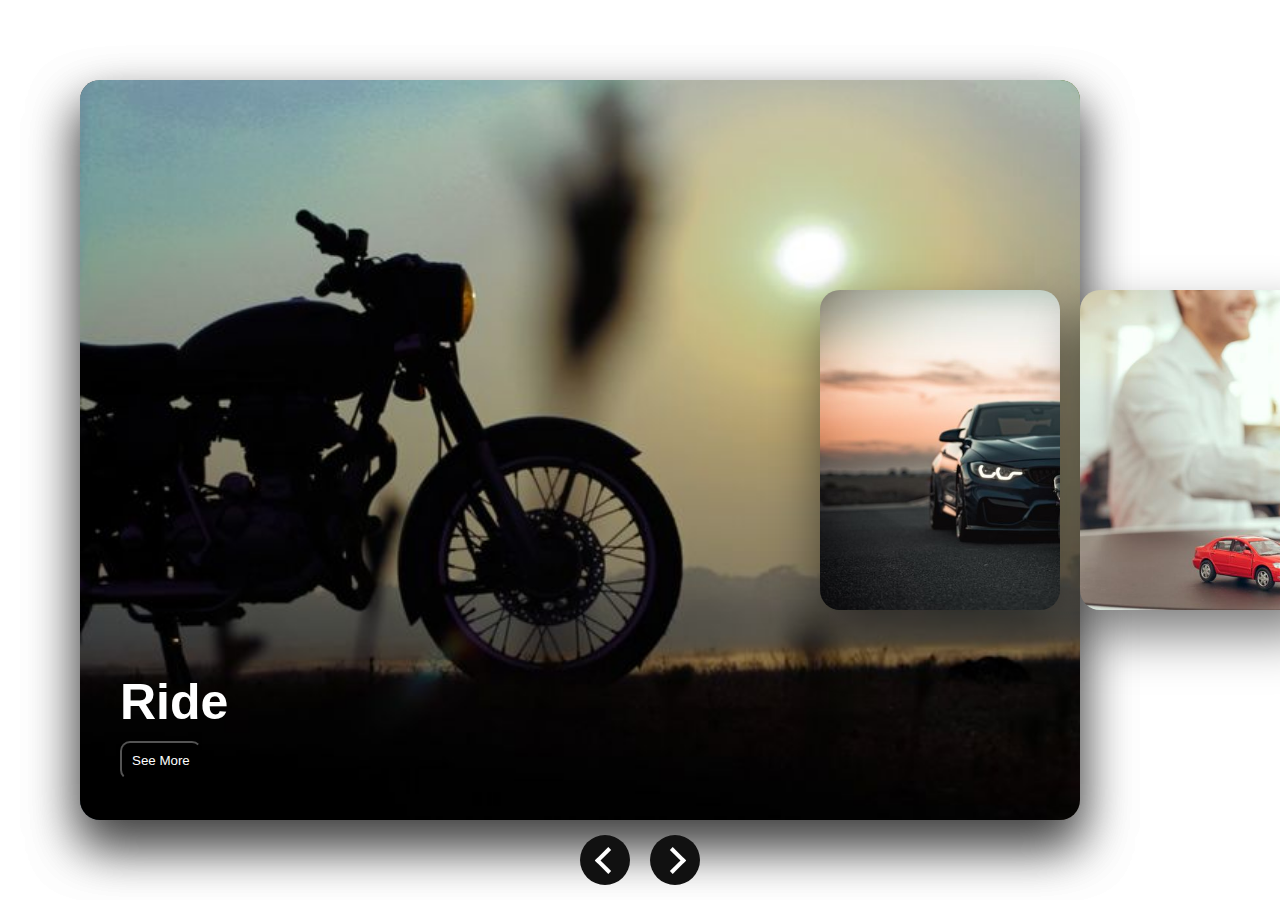
<file: index/index.html>
<!DOCTYPE html>
<html lang="en">

<head>
    <meta charset="UTF-8">
    <meta name="viewport" content="width=device-width, initial-scale=1.0">
    <title>Kolhapur Ride</title>
    <link rel="stylesheet" type="text/css" href="index.css">
</head>

<body>

    <div class="container">

        <div class="slider">
            <div class="slides"
                style="background-image: url('Uber\ Looks\ To\ Add\ Flights\,\ Trains\,\ Hotels\ and\ Car\ Rentals\ To\ App.jpg')">
                <div class="content">
                    <h2 style="font-size: 50px;">Services</h2>
                    <button style="color: white;"><a href="/Kolhapur/Services/services.php" style="color: white; text-decoration: none;">
                            See More</a></button>
                </div>
            </div>




            <div class="slides" style="background-image: url('Royal\ Enfield.jpg')">
                <div class="content">
                    <h2 style="font-size: 50px;">Ride</h2>
                    <button style="color: white;"><a href="/Kolhapur/Ride/ride.php" style="color: white; text-decoration: none;">See
                            More</a></button>

                </div>
            </div>
            <div class="slides" style="background-image: url('Demons😈.jpg')">
                <div class="content">
                    <h2 style="font-size: 50px;">Drive</h2>
                    <button style="color: white;"><a href="/Kolhapur/Driver/test/firstpage.php"style="color: white; text-decoration: none;">See More</a></button>
                </div>
            </div>


            <div class="slides" style="background-image: url('businessimgindex.jpg')">
                <div class="content">
                    <h2 style="font-size: 50px;">Business</h2>
                    <button style="color: white;"><a href="/Kolhapur/Business/business.php"
                            style="color: white; text-decoration: none;">See More</a></button>
                </div>
            </div>


            <div class="slides"
                style="background-image: url('Premium\ Vector\ _\ Stock\ market\ exchange\ technology.jpg')">
                <div class="content">
                    <h2 style="font-size: 50px;">Overview</h2>
                    <button style="color: white;"><a href="/Kolhapur/Overview/overview.php"
                            style="color: white; text-decoration: none;">See More</a></button>
                </div>
            </div>

            <div class="slides" style="background-image: url('resources.jpg')">
                <div class="content">
                    <h2 style="font-size: 50px;">Resources</h2>
                    <button style="color: white;"><a href="/Kolhapur/Resources/resources.php"
                            style="color: white; text-decoration: none;">See More</a></button>
                </div>
            </div>

        </div>
        <div class="buttons">
            <span class="prev"></span>
            <span class="next"></span>
        </div>
    </div>

    <script>
        let next = document.querySelector('.next');
        let prev = document.querySelector('.prev');
        let slider = document.querySelector('.slider');

        next.addEventListener('click', function () {
            let slides = document.querySelectorAll('.slides')
            slider.appendChild(slides[0]);
        })

        prev.addEventListener('click', function () {
            let slides = document.querySelectorAll('.slides')
            slider.prepend(slides[slides.length - 1]);
        })
    </script>

</body>

</html>
</file>
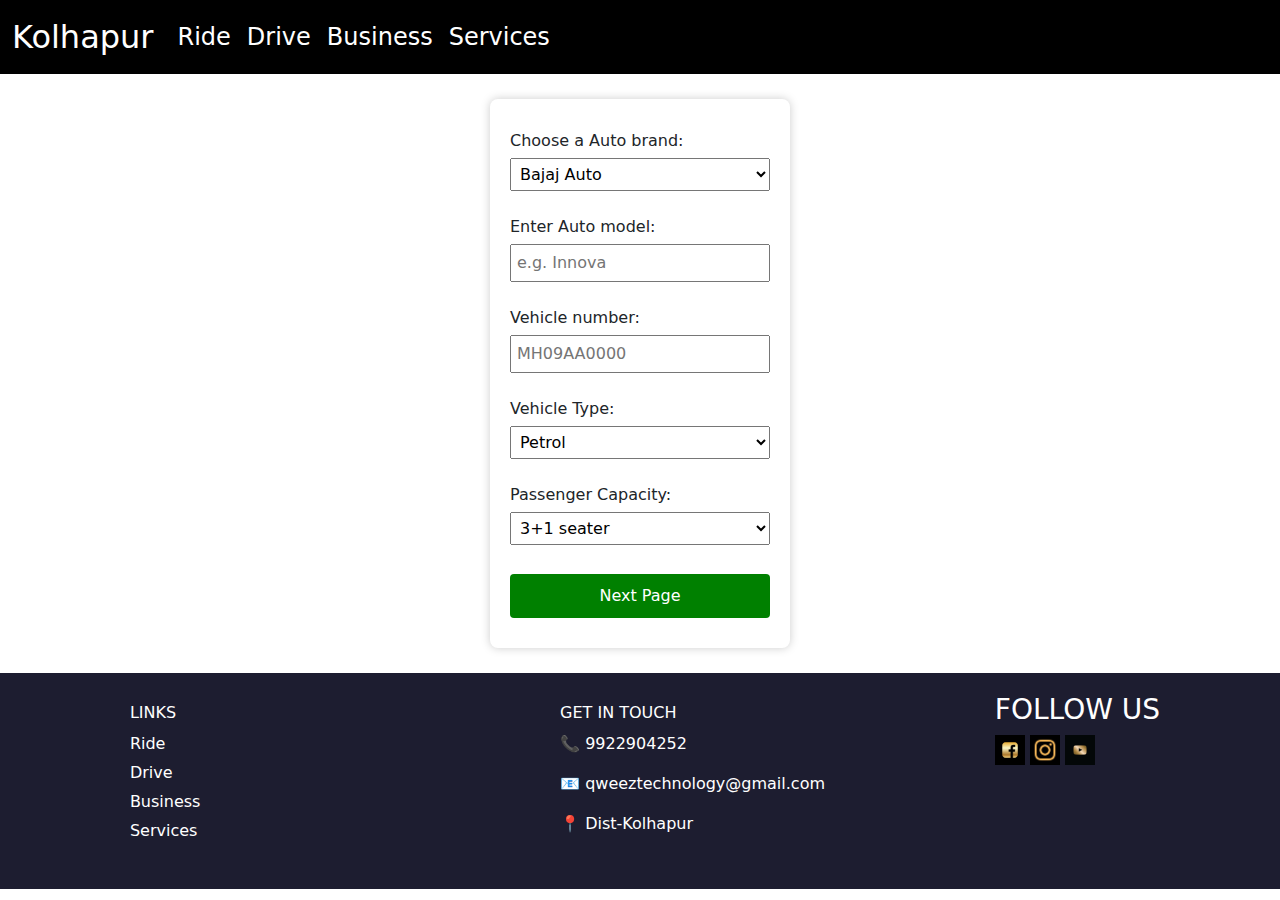
<file: Auto.html>
<!doctype html>
<html lang="en">
  <meta charset="utf-8">
  <meta name="viewport" content="width=device-width, initial-scale=1">
  
  <link href="https://cdn.jsdelivr.net/npm/bootstrap@5.3.3/dist/css/bootstrap.min.css" rel="stylesheet"
    integrity="sha384-QWTKZyjpPEjISv5WaRU9OFeRpok6YctnYmDr5pNlyT2bRjXh0JMhjY6hW+ALEwIH" crossorigin="anonymous">
    <title>Auto</title>
    <style>

    .first {
      width: 300px;
      height: auto;
      margin: auto;
      background: white;
      padding: 30px 20px;
      border-radius: 8px;
      box-shadow: 0px 0px 10px #ccc;
      position: relative;
      margin-top: 25px;
      
      margin-bottom: 25px;
    }
    input, select, button {
      width: 100%;
      margin-top: 5px;
      padding: 5px;
    }
    label {
      font: weight h 3px;;
    }
    button {
            width: 100%;
            padding: 10px;
            background:green;
            color: white;
            border: none;
            cursor: pointer;
            border-radius: 4px;
        }
        button:hover {
            background: #4CAF50;

            
        }
/* media query */
@media (max-width: 600px) {
  .first {
    width: 90%;
    padding: 20px 15px;
    margin-top: 15px;
    margin-bottom: 15px;
  }

  input, select, button {
    width: 100%;
    padding: 10px;
    font-size: 16px;
  }

  label {
    display: block;
    font-size: 15px;
    margin-bottom: 5px;
  }

  button {
    font-size: 16px;
  }
}

 /* footer */
 footer {
      background-color: #1d1d30;
      color: #fff;
      padding: 20px 0;
      /* text-align: center; */
      font-size: 16px;
    }

    .footer-container {
      display: flex;
      justify-content: space-around;
      flex-wrap: wrap;
      max-width: 1200px;
      margin: 0 auto;
    }

    .footer-section {
      margin: 10px;
    }

    .footer-section h3 {
      margin-bottom: 10px;
      font-size: 16px;
    }

    .footer-section ul {
      list-style: none;
      padding: 0;
    }

    .footer-section ul li {
      margin-bottom: 5px;
    }

    .footer-section ul li a {
      color: #fff;
      text-decoration: none;
    }

    .footer-section ul li a:hover {
      text-decoration: underline;
    }

    .footer-section-1 {
      padding: 0%;
    }

    .footer-section img {
      /* margin-top: 20px; */
      border-radius: 18px;
      box-shadow: 0 0px 30px rgba(0, 0, 0, 0.5);
      ;
    }

    .footer-section img:hover {
      transform: translateY(-5px);
    }

    /* .footer-icons a {
            margin: 0 10px;
            color: #fff;
            font-size: 20px;
            text-decoration: none;
        }
        .footer-icons a:hover {
            color: #f06c00;
        } */

    /* media footer */

    @media (max-width:768px) {
      .footer-container {
        flex-direction: column;
        align-items: center;
        text-align: center;
      }

      .contact-form {
        align-items: center;
        text-align: center;
      }
    }

    @media (max-width:480px) {
      .footer-container {
        padding: 15px;
      }

      .footer-section {
        width: 100%;
        margin: 8px 0;
      }

      .container-sm p {
        margin-left: 55px;

        font-size: 20px;
      }


    }

    @media (max-width: 768px) {
      .container-sm p {
        font-size: 20px;
        padding-right: 20px;
        padding-left: 20px;
      }
    }

    @media (max-width: 429px) {
      .container-sm {
        height: 500px;
      }

      .container-sm p {
        font-size: 15px;
        padding-right: 10px;
        padding-left: 10px;

      }
    }

    @media(max-width:400px) {
      .container-sm {
        height: 600px;
      }

    }

    @media (max-width: 390px) {
      .container-sm {
        min-width: 100%;
      }

      .container-sm p {
        font-size: 15px;
        padding: 30px 10px 0;
      }
    }

     
  </style>
</head>

<body>
  <nav class="navbar navbar-expand-lg bg-black text-white">
    <div class="container-fluid">
      <a class="navbar-brand text-white fs-2 text" href="#">Kolhapur</a>
      
      <button2 class="navbar-toggler bg-white"  type="button" data-bs-toggle="collapse" data-bs-target="#navbarNavAltMarkup" aria-controls="navbarNavAltMarkup" aria-expanded="false" aria-label="Toggle navigation">
        <span class="navbar-toggler-icon"></span>
      </button2>
      <div class="collapse navbar-collapse" id="navbarNavAltMarkup" >
        <div class="navbar-nav ">
          <a class="nav-link  text-white fs-4 text" href="#">Ride</a>
          <a class="nav-link  text-white fs-4 text" href="#">Drive</a>
          <a class="nav-link  text-white fs-4 text" href="#">Business</a>
          <a class="nav-link  text-white fs-4 text" href="#">Services</a>
        </div>
      </div>
    </div>
  </nav>
<div class="first">

  <!-- Car Brand -->
  <label for="auto">Choose a Auto brand:</label>
  <select id="auto" onchange="showOtherInput('cars', 'otherCarInput')" required>
    <option value="Bajaj Auto">Bajaj Auto</option>
    <option value="Bajaj Auto">Piaggio Ape</option>
    <option value="mahindra & mahindra">Mahindra & Mahindra</option>
    <option value="Atul Auto">Atul Auto</option>
    <option value="other">Other</option>
  </select>
  <input type="text" id="otherCarInput" placeholder="Please specify brand" style="display: none;">
  <br><br>

  <!-- Car Model -->
  <label for="autoName">Enter Auto model:</label>
  <input type="text" id="carName" placeholder="e.g. Innova" required><br><br>

  <!-- Vehicle Number -->
  <label for="vehicle">Vehicle number:</label>
  <input type="text" id="vehicle" placeholder="MH09AA0000" required><br><br>

  <!-- Vehicle Type -->
  <label for="vehicleType">Vehicle Type:</label>
  <select id="vehicleType" onchange="showOtherInput('vehicleType', 'otherVehicleTypeInput')">
    <option value="petrol">Petrol</option>
    <option value="cng">CNG</option>
    <option value="electric">LPG</option>
    <option value="other">Other</option>
  </select>
  <input type="text" id="otherVehicleTypeInput" placeholder="Enter vehicle type" style="display: none;">
  <br><br>

  <!-- Passenger Capacity -->
  <label for="passengerCapacity">Passenger Capacity:</label>
  <select id="passengerCapacity" onchange="showOtherInput('passengerCapacity', 'otherPassengerInput')">
    <option value="4">3+1 seater</option>
    <option value="7"> 5+1 seater</option>
    <option value="9"></option>
    <option value="other">Other</option>
  </select>
  <input type="text" id="otherPassengerInput" placeholder="Enter capacity" style="display: none;">
  <br><br>

  <!-- Next Page Button -->
  <button onclick="goToNextPage()">Next Page</button>

</div>

<!--footer -->
<footer>
  <div class="footer-container">

    <div class="footer-section">


      <h3>LINKS</h3>
      <ul>
        <li><a href="index.html">Ride</a></li>
        <li><a href="index.html?#course">Drive</a></li>
        <li><a href="ContactUs.html">Business</a></li>
        <li><a href="AboutUs.html">Services</a></li>
        <!-- <li><a href="#">Reviews</a></li> -->
        <!-- <li><a href="#">Gallery</a></li> -->
      </ul>
    </div>
    <a href="https://maps.app.goo.gl/NYbnYiMy9wL3rvpR7" target="_blank">
      <div class="footer-section">
        <!-- <h3>Map</h3> -->

      </div>
    </a>
    <div class="footer-section">
      <h3>GET IN TOUCH</h3>
      <p>📞 9922904252</p>
      <p>📧 qweeztechnology@gmail.com</p>
      <p>📍 Dist-Kolhapur</p>
    </div>
    <div class="footer-section-1">
      <h3>FOLLOW US</h3>
      <div class="footer-icons">
        <a href="#"><img src="facebook.jpg" style="width: 30px; height: 30px;"></a>
        <a href="#"><img src="instgram.jpg" style="height: 30px; height: 30px;"></a>
        <a href="#"><img src="youtube.jpg" style="height: 30px; width: 30px;"></a>
      </div>
      <div style="margin-top: 15px;">
        <a href="#" style="color: #fff; margin: 0 10px; text-decoration: none; font-size: 24px;">
          <i class="fab fa-facebook"></i>
        </a>
        <a href="#" style="color: #fff; margin: 0 10px; text-decoration: none; font-size: 24px;">
          <i class="fab fa-instagram"></i>
        </a>
        <a href="#" style="color: #fff; margin: 0 10px; text-decoration: none; font-size: 24px;">
          <i class="fab fa-youtube"></i>
        </a>
      </div>
    </div>
  </div>
</footer>

<script>
  function showOtherInput(selectId, inputId) {
    const select = document.getElementById(selectId);
    const input = document.getElementById(inputId);

    if (select.value === "other") {
      input.style.display = "inline";
    } else {
      input.style.display = "none";
    }
  }

  function goToNextPage() {
    // Optional: Add form validation here before redirecting
    window.location.href = "rcbook.html"; // Change to your actual next page URL
  }
</script>
<script src="https://cdn.jsdelivr.net/npm/bootstrap@5.3.5/dist/js/bootstrap.bundle.min.js" integrity="sha384-k6d4wzSIapyDyv1kpU366/PK5hCdSbCRGRCMv+eplOQJWyd1fbcAu9OCUj5zNLiq" crossorigin="anonymous"></script>
</body>
</html>
</file>
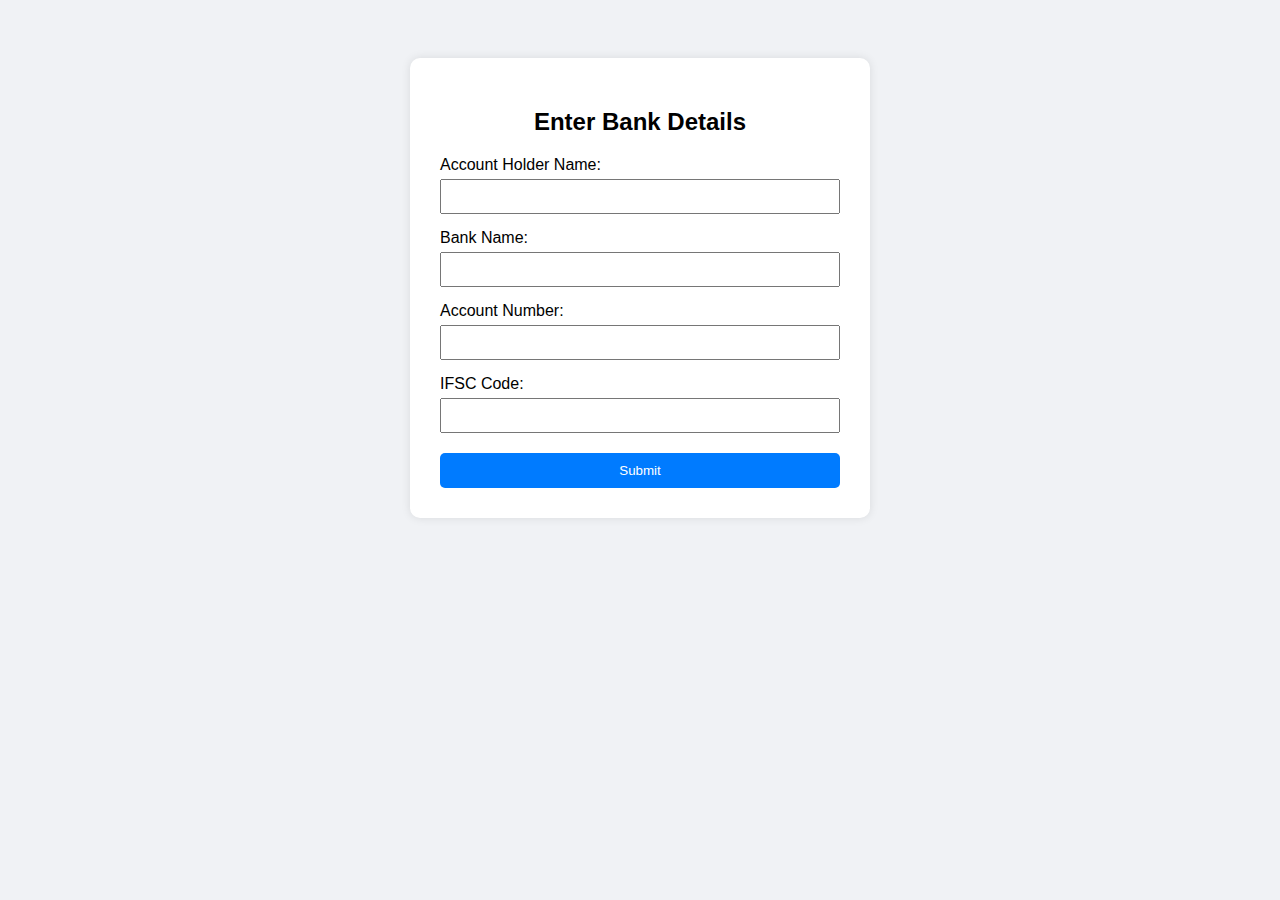
<file: bankdetail.html>
<!DOCTYPE html>
<html lang="en">
<head>
  <meta charset="UTF-8">
  <title>Bank Details Form</title>
  <style>
    body {
  font-family: Arial, sans-serif;
  background: #f0f2f5;
  display: flex;
  justify-content: center;
  padding-top: 50px;
}

.container {
  background: #fff;
  padding: 30px;
  border-radius: 10px;
  width: 400px;
  box-shadow: 0 0 10px rgba(0,0,0,0.1);
}

h2 {
  margin-bottom: 20px;
  text-align: center;
}

label {
  display: block;
  margin-top: 15px;
  margin-bottom: 5px;
}

input {
  width: 100%;
  padding: 8px;
  box-sizing: border-box;
}

button {
  margin-top: 20px;
  width: 100%;
  padding: 10px;
  background: #007bff;
  color: white;
  border: none;
  cursor: pointer;
  border-radius: 5px;
}

button:hover {
  background: #0056b3;
}

  </style>
</head>
<body>
  <div class="container">
    <h2>Enter Bank Details</h2>
    <form action="submit.php" method="POST" onsubmit="return validateForm()">
      <label for="name">Account Holder Name:</label>
      <input type="text" id="name" name="name" required>

      <label for="bank">Bank Name:</label>
      <input type="text" id="bank" name="bank" required>

      <label for="account">Account Number:</label>
      <input type="text" id="account" name="account" required>

      <label for="ifsc">IFSC Code:</label>
      <input type="text" id="ifsc" name="ifsc" required>

      <button type="submit">Submit</button>
    </form>
  </div>
  <script>
    function validateForm() {
  const account = document.getElementById('account').value;
  const ifsc = document.getElementById('ifsc').value;

  if (!/^\d{9,18}$/.test(account)) {
    alert('Please enter a valid account number (9-18 digits).');
    return false;
  }

  if (!/^[A-Z]{4}0[A-Z0-9]{6}$/.test(ifsc)) {
    alert('Please enter a valid IFSC code.');
    return false;
  }

  return true;
}

  </script>
</body>
</html>
</file>
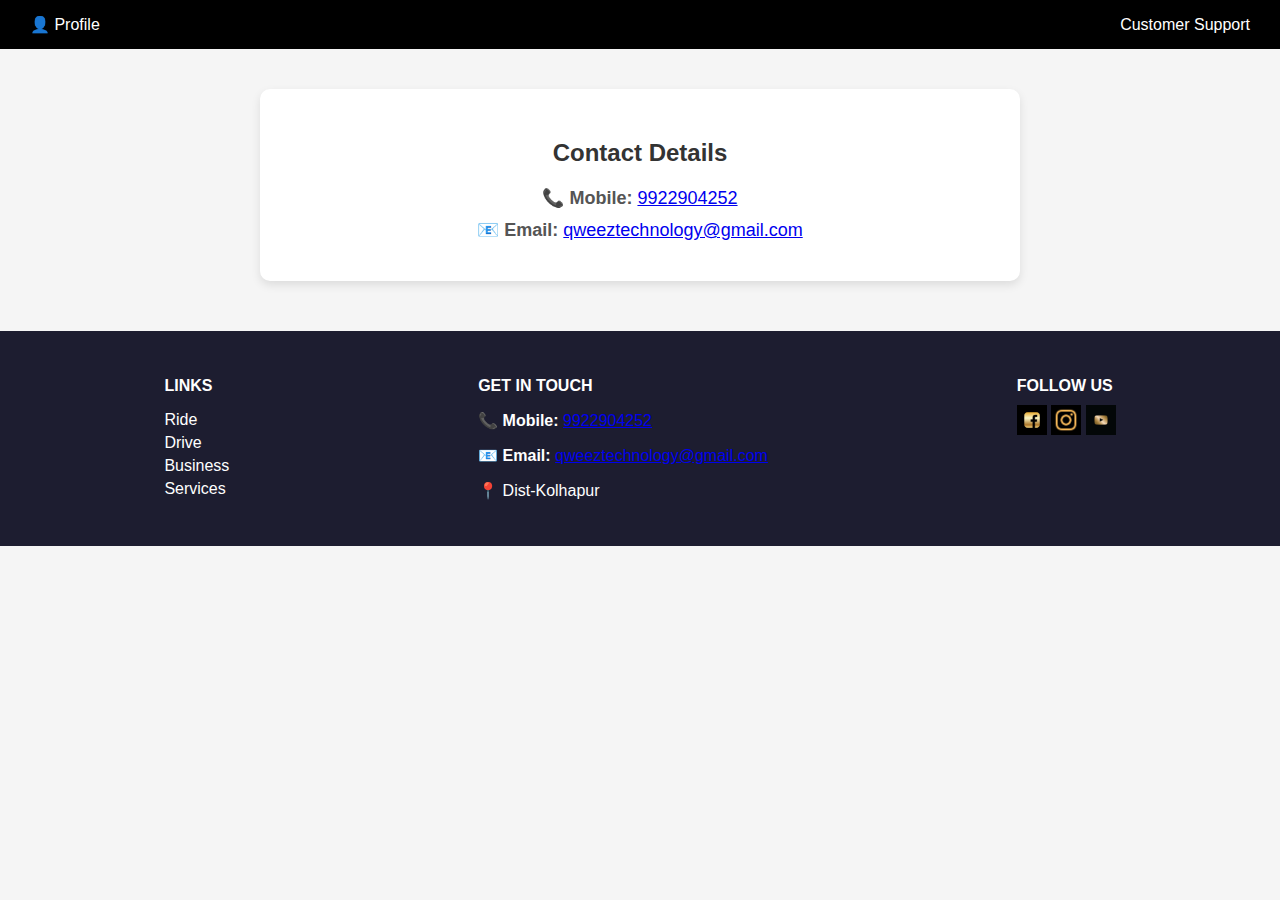
<file: customer_support.html>
<!DOCTYPE html>
<html lang="en">
<head>
  <meta charset="UTF-8" />
  <meta name="viewport" content="width=device-width, initial-scale=1.0"/>
  <title>Customer Support</title>
  <style>
    body {
      font-family: Arial, sans-serif;
      margin: 0;
      background-color: #f5f5f5;
    }

    .navbar {
      background-color: #000;
      padding: 15px 30px;
      display: flex;
      justify-content: space-between;
      align-items: center;
      color: white;
    }

    .support-container {
      max-width: 700px;
      margin: 40px auto;
      background-color: white;
      padding: 30px;
      border-radius: 10px;
      box-shadow: 0 4px 10px rgba(0,0,0,0.1);
      text-align: center;
    }

    .support-container h2 {
      color: #333;
      margin-bottom: 20px;
    }

    .contact-info {
      font-size: 18px;
      color: #555;
    }

    .contact-info p {
      margin: 10px 0;
    }

    footer {
      background-color: #1d1d30;
      color: #fff;
      padding: 20px 0;
      font-size: 16px;
      margin-top: 50px;
    }

    .footer-container {
      display: flex;
      justify-content: space-around;
      flex-wrap: wrap;
      max-width: 1200px;
      margin: 0 auto;
    }

    .footer-section {
      margin: 10px;
    }

    .footer-section h3 {
      margin-bottom: 10px;
      font-size: 16px;
    }

    .footer-section ul {
      list-style: none;
      padding: 0;
    }

    .footer-section ul li {
      margin-bottom: 5px;
    }

    .footer-section ul li a {
      color: #fff;
      text-decoration: none;
    }

    .footer-section ul li a:hover {
      text-decoration: underline;
    }
  </style>
</head>
<body>

  <div class="navbar">
    <div class="profile">👤 Profile</div>
    <div>Customer Support</div>
  </div>

  <div class="support-container">
    <h2>Contact Details</h2>
    <div class="contact-info">
      <p><strong>📞 Mobile:</strong> <a href="tel: 9922904252"> 9922904252</a></p>
      <p><strong>📧 Email:</strong> <a href="mailto:qweeztechnology@gmail.com">qweeztechnology@gmail.com</a></p>
    </div>
    
  </div>

  <footer>
    <div class="footer-container">
      <div class="footer-section">
        <h3>LINKS</h3>
        <ul>
           <li><a href="/Kolhapur/Ride/ride.php">Ride</a></li>
          <li><a href="/Kolhapur/Driver/test/firstpage.php">Drive</a></li>
           <li><a href="/Kolhapur/Business/business.php">Business</a></li>
            <li><a href="/Kolhapur/Services/services.php">Services</a></li>
        </ul>
      </div>
      <div class="footer-section">
        <h3>GET IN TOUCH</h3>
        <p><strong>📞 Mobile:</strong> <a href="tel: 9922904252"> 9922904252</a></p>
        <p><strong>📧 Email:</strong> <a href="mailto:qweeztechnology@gmail.com">qweeztechnology@gmail.com</a></p>
        <p>📍 Dist-Kolhapur</p>
      </div>
      <div class="footer-section">
        <h3>FOLLOW US</h3>
        <a href="#"><img src="facebook.jpg" style="width: 30px; height: 30px;"></a>
        <a href="#"><img src="instgram.jpg" style="width: 30px; height: 30px;"></a>
        <a href="#"><img src="youtube.jpg" style="width: 30px; height: 30px;"></a>
      </div>
    </div>
  </footer>

</body>
</html>
</file>
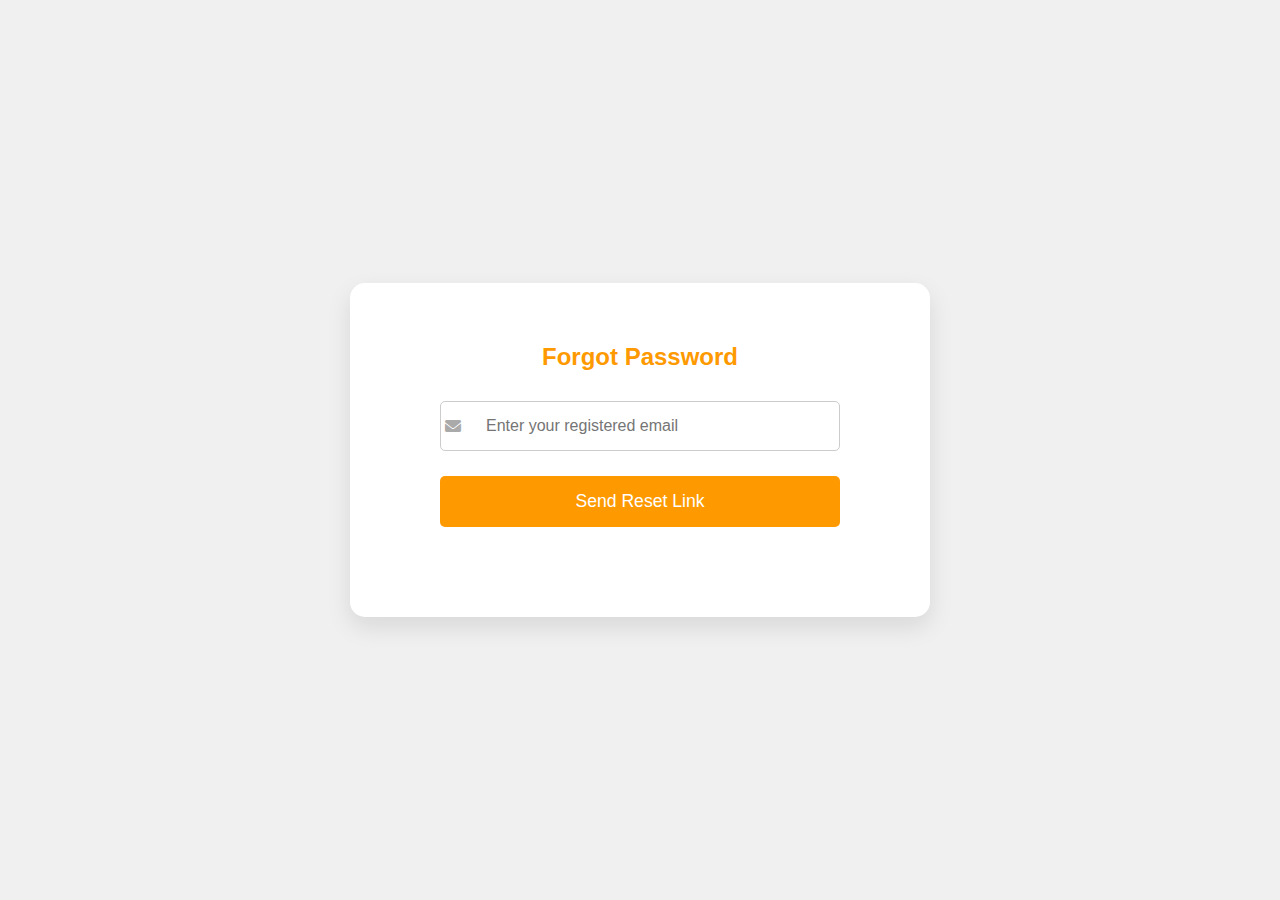
<file: forgot_password.html>
<!DOCTYPE html>
<html lang="en">
<head>
  <meta charset="UTF-8">
  <meta name="viewport" content="width=device-width, initial-scale=1.0"> <title>Forgot Password</title>
  <link rel="stylesheet" href="https://cdnjs.cloudflare.com/ajax/libs/font-awesome/6.0.0-beta3/css/all.min.css">
  <style>
    body {
      margin: 0;
      font-family: Arial, sans-serif;
      background-color: #f0f0f0;
      display: flex;
      justify-content: center;
      align-items: center;
      min-height: 100vh;
      padding: 20px; /* Added padding for smaller screens */
      box-sizing: border-box; /* Include padding in element's total width and height */
    }
    .container {
      width: 500px;
      background: white;
      border-radius: 15px;
      padding: 40px;
      box-shadow: 0 10px 25px rgba(0, 0, 0, 0.1);
      text-align: center; /* Center content within container */
    }
    h2 {
      color: #ff9900;
      text-align: center;
      margin-bottom: 30px;
    }
    .input-group {
      position: relative;
      margin-bottom: 25px;
      max-width: 400px; /* Limit input group width */
      margin-left: auto;
      margin-right: auto;
    }
    .input-group i {
      position: absolute;
      left: 5px;
      top: 50%;
      transform: translateY(-50%);
      color: #aaa;
    }
    .input-group input {
      width: 100%;
      padding: 15px 15px 15px 45px;
      border: 1px solid #ccc;
      border-radius: 5px;
      outline: none;
      font-size: 1em;
      box-sizing: border-box; /* Include padding and border in element's total width and height */
    }
    .submit-button {
      width: 100%;
      max-width: 400px; /* Limit button width */
      padding: 15px;
      background-color: #ff9900;
      color: white;
      border: none;
      font-size: 1.1em;
      border-radius: 5px;
      cursor: pointer;
      transition: background-color 0.3s ease;
    }
    .submit-button:hover {
      background-color: #e0851c;
    }

    /* Style for the message display */
    #responseMessage {
      margin-top: 20px;
      padding: 15px;
      border-radius: 8px;
      font-weight: bold;
      animation: fadeIn 0.5s ease-out; /* Simple fade-in animation */
      text-align: center;
    }

    .message-success {
      background-color: #d4edda; /* Light green */
      color: #155724; /* Dark green text */
      border: 1px solid #c3e6cb;
    }

    .message-error {
      background-color: #f8d7da; /* Light red */
      color: #721c24; /* Dark red text */
      border: 1px solid #f5c6cb;
    }

    @keyframes fadeIn {
      from { opacity: 0; transform: translateY(-10px); }
      to { opacity: 1; transform: translateY(0); }
    }

    /* --- Media Queries --- */

    /* For screens smaller than 768px (tablets and smaller) */
    @media (max-width: 768px) {
      .container {
        width: 90%; /* Make container more fluid */
        padding: 30px;
      }

      h2 {
        font-size: 1.8em;
      }

      .input-group {
        max-width: 100%; /* Allow input group to take full container width */
      }

      .input-group input {
        width: calc(100% - 60px); /* Adjust width again for full container width */
        font-size: 0.95em;
        padding: 12px 12px 12px 40px; /* Slightly reduced padding */
      }

      .input-group i {
        font-size: 0.9em;
        left: 12px;
      }

      .submit-button {
        max-width: 100%; /* Allow button to take full container width */
        font-size: 1em;
        padding: 12px;
      }

      #responseMessage {
        padding: 12px;
        font-size: 0.9em;
      }
    }

    /* For screens smaller than 480px (mobile phones) */
    @media (max-width: 480px) {
      body {
        padding: 10px;
      }
      .container {
        width: 95%; /* Almost full width */
        padding: 20px;
        border-radius: 10px;
      }

      h2 {
        font-size: 1.5em;
        margin-bottom: 20px;
      }

      .input-group {
        margin-bottom: 20px;
      }

      .input-group input {
        width: calc(100% - 50px); /* Further adjust width */
        padding: 10px 10px 10px 35px; /* Further reduced padding */
        font-size: 0.9em;
      }

      .input-group i {
        font-size: 0.8em;
        left: 10px;
      }

      .submit-button {
        padding: 10px;
        font-size: 0.9em;
      }

      #responseMessage {
        padding: 10px;
        font-size: 0.85em;
      }
    }
  </style>
</head>
<body>
  <div class="container">
    <h2>Forgot Password</h2>
    <form id="forgotPasswordForm">
      <div class="input-group">
        <i class="fas fa-envelope"></i>
        <input type="email" name="email" placeholder="Enter your registered email" required>
      </div>
      <button type="submit" class="submit-button">Send Reset Link</button>
      <div id="responseMessage"></div> </form>
  </div>

  <script>
    document.getElementById('forgotPasswordForm').addEventListener('submit', function(event) {
      event.preventDefault(); // Prevent default form submission

      const form = event.target;
      const formData = new FormData(form);
      const responseMessageDiv = document.getElementById('responseMessage');

      // Clear previous messages and classes
      responseMessageDiv.textContent = '';
      responseMessageDiv.classList.remove('message-success', 'message-error');

      fetch('forgot_password.php', {
        method: 'POST',
        body: formData
      })
      .then(response => {
        // Check if the response is OK (status 200-299)
        if (!response.ok) {
          // If response is not OK, something went wrong on the server side
          throw new Error('Server responded with a non-OK status.');
        }
        return response.text(); // Get the response as plain text
      })
      .then(message => {
        // Assuming your PHP returns "success" or "error" message as plain text
        responseMessageDiv.textContent = message;
        if (message.includes('success') || message.includes('Success')) { // Check for success indicators
          responseMessageDiv.classList.add('message-success');
        } else {
          responseMessageDiv.classList.add('message-error');
        }
      })
      .catch(error => {
        console.error('Error:', error);
        responseMessageDiv.textContent = 'An error occurred. Please try again later.';
        responseMessageDiv.classList.add('message-error');
      });
    });
  </script>
</body>
</html>
</file>
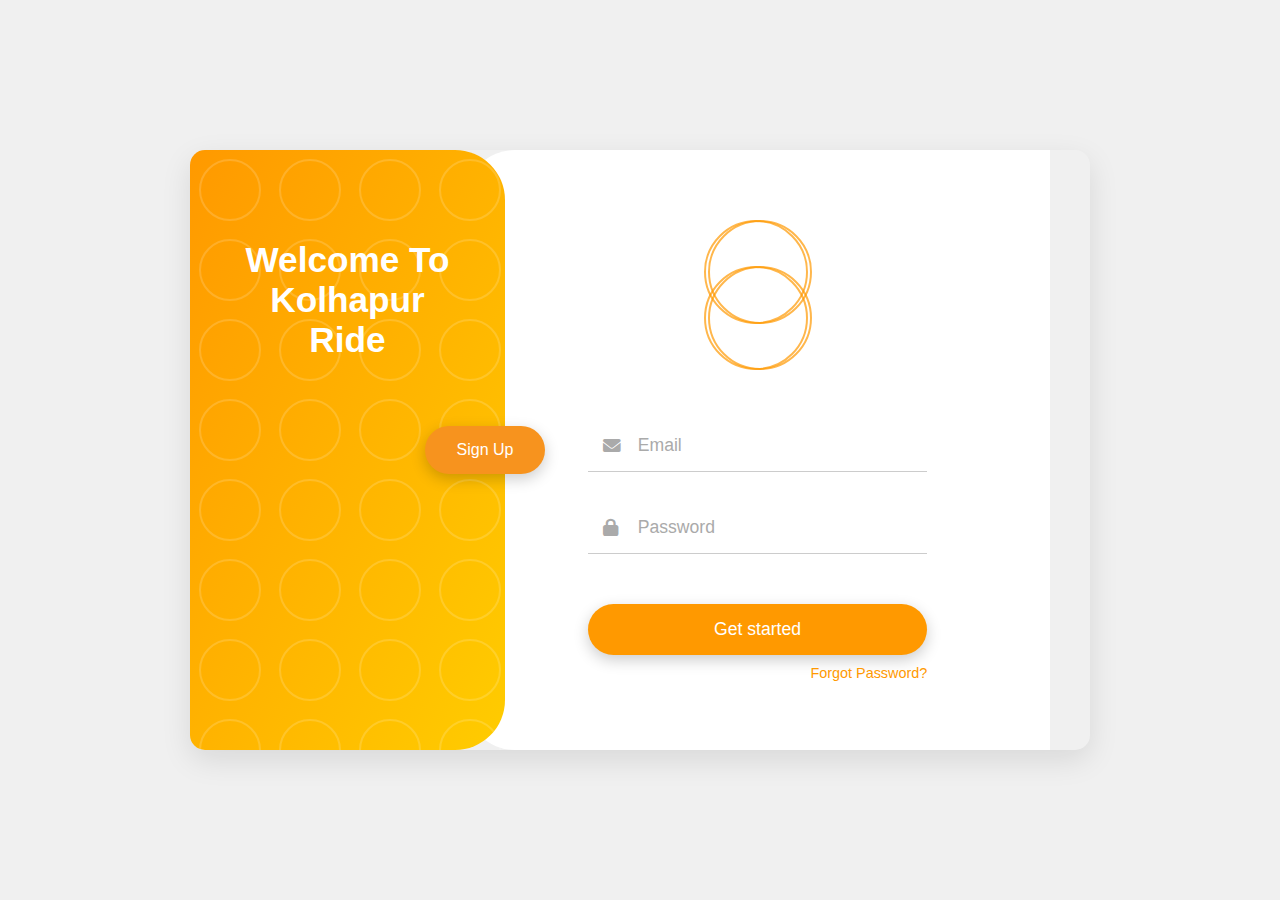
<file: login.html>
<!DOCTYPE html>
<html lang="en">
<head>
    <meta charset="UTF-8">
    <meta name="viewport" content="width=device-width, initial-scale=1.0">
    <title>Login Page</title>
    <link rel="stylesheet" href="https://cdnjs.cloudflare.com/ajax/libs/font-awesome/6.0.0-beta3/css/all.min.css">
    <style>
        /* Your CSS from the previous response goes here */
        body {
            margin: 0;
            font-family: Arial, sans-serif;
            background-color: #f0f0f0;
            display: flex;
            justify-content: center;
            align-items: center;
            min-height: 100vh;
            overflow: hidden;
        }

        .container {
            display: flex;
            width: 900px; /* Adjust as needed */
            height: 600px; /* Adjust as needed */
            box-shadow: 0 10px 30px rgba(0, 0, 0, 0.1);
            border-radius: 15px;
            overflow: hidden;
        }

        .left-panel {
            flex: 0 0 35%; /* Left panel takes 35% of the width */
            background: linear-gradient(to bottom right, #ff9900, #ffcc00);
            position: relative;
            padding: 40px;
            box-sizing: border-box;
            display: flex;
            flex-direction: column;
            justify-content: space-between;
            align-items: flex-end;
            z-index: 2; /* Ensure it overlaps the right panel partially */
            border-top-right-radius: 50px; /* Adjust for the curved edge */
            border-bottom-right-radius: 50px; /* Adjust for the curved edge */
        }

        .left-panel::before {
            content: '';
            position: absolute;
            top: 0;
            left: 0;
            width: 100%;
            height: 100%;
            background-image: url('data:image/svg+xml;utf8,<svg xmlns="http://www.w3.org/2000/svg" width="100%" height="100%"><defs><pattern id="circles" width="80" height="80" patternUnits="userSpaceOnUse"><circle cx="40" cy="40" r="30" fill="none" stroke="rgba(255,255,255,0.2)" stroke-width="2"/></pattern></defs><rect width="100%" height="100%" fill="url(%23circles)"/></svg>');
            background-size: 80px 80px; /* Adjust circle size and spacing */
            opacity: 0.8;
            z-index: -1;
        }

        .menu {
            width: 100%;
            display: flex;
            flex-direction: column;
            align-items: flex-start;
            color: white;
            font-size: 1.1em;
            font-weight: bold;
        }

        .menu-item {
            margin-bottom: 25px;
            display: flex;
            align-items: center;
            cursor: pointer;
            opacity: 0.8;
            transition: opacity 0.3s ease;
        }

        .menu-item:hover {
            opacity: 1;
        }

        .menu-item i {
            margin-right: 15px;
            font-size: 1.3em;
        }

        .left-buttons {
            display: flex;
            flex-direction: column;
            gap: 20px;
            margin-top: auto; /* Pushes buttons to the bottom */
            position: absolute; /* Position relative to the left-panel */
            right: -40px; /* Halfway out of the panel */
            transform: translateY(-50%);
            top: 50%; /* Vertically center */
        }

        .left-button {
            background-color: #f7931e;
            color: white;
            border: none;
            padding: 15px 30px;
            border-radius: 30px;
            font-size: 1em;
            cursor: pointer;
            box-shadow: 0 5px 15px rgba(0, 0, 0, 0.2);
            transition: background-color 0.3s ease;
            width: 120px; /* Fixed width for consistent look */
            text-align: center;
        }

        .left-button a{
            color: white;
            text-decoration: none;
             font-size: 1em;
        }

        .left-button:hover {
            background-color: #e0851c;
        }

        .right-panel {
            flex: 1; /* Right panel takes the remaining width */
            background-color: #ffffff;
            padding: 50px;
            box-sizing: border-box;
            display: flex;
            flex-direction: column;
            align-items: center;
            justify-content: center;
            position: relative;
            left: -40px; /* Overlap with the left panel */
            border-top-left-radius: 50px; /* Adjust for the curved edge */
            border-bottom-left-radius: 50px; /* Adjust for the curved edge */
        }

        .logo {
            margin-bottom: 50px;
            position: relative;
            width: 150px; /* Adjust size of the logo container */
            height: 150px;
            display: flex;
            justify-content: center;
            align-items: center;
        }

        .logo-circle {
            position: absolute;
            border: 2px solid #ff9900;
            border-radius: 50%;
            opacity: 0.7;
        }

        .logo-circle:nth-child(1) {
            width: 100px;
            height: 100px;
            left: 25px;
            top: 0;
        }

        .logo-circle:nth-child(2) {
            width: 100px;
            height: 100px;
            right: 25px;
            top: 0;
        }
        .logo-circle:nth-child(3) {
            width: 100px;
            height: 100px;
            bottom: 0;
            left: 25px;
        }
         .logo-circle:nth-child(4) {
            width: 100px;
            height: 100px;
            bottom: 0;
            right: 25px;
        }


        .input-group {
            position: relative;
            margin-bottom: 30px;
            width: 70%; /* Adjust input field width */
            max-width: 350px;
        }

        .input-group i {
            position: absolute;
            left: 15px;
            top: 50%;
            transform: translateY(-50%);
            color: #aaa;
            font-size: 1.1em;
        }

        .input-group input {
            width: 100%;
            padding: 15px 15px 15px 50px; /* Adjust padding for icon */
            border: none;
            border-bottom: 1px solid #ccc;
            font-size: 1.1em;
            outline: none;
            background-color: transparent;
            box-sizing: border-box;
        }

        .input-group input::placeholder {
            color: #aaa;
        }

        .get-started-button {
            background-color: #ff9900;
            color: white;
            border: none;
            padding: 15px 50px;
            border-radius: 30px;
            font-size: 1.1em;
            cursor: pointer;
            margin-top: 20px;
            box-shadow: 0 5px 15px rgba(0, 0, 0, 0.2);
            transition: background-color 0.3s ease;
            width: 70%;
            max-width: 350px;
        }

        .get-started-button:hover {
            background-color: #e0851c;
        }

        .or-divider {
            margin: 30px 0;
            color: #999;
            font-size: 0.9em;
            position: relative;
            width: 70%;
            max-width: 350px;
            text-align: center;
        }

        .or-divider::before,
        .or-divider::after {
            content: '';
            position: absolute;
            top: 50%;
            width: 40%;
            height: 1px;
            background-color: #ddd;
        }

        .or-divider::before {
            left: 0;
        }

        .or-divider::after {
            right: 0;
        }

        .social-login {
            display: flex;
            gap: 20px;
        }

        .social-button {
            background-color: #ffffff;
            border: 1px solid #ddd;
            padding: 12px 25px;
            border-radius: 30px;
            font-size: 1em;
            cursor: pointer;
            display: flex;
            align-items: center;
            gap: 10px;
            color: #555;
            box-shadow: 0 2px 5px rgba(0, 0, 0, 0.05);
            transition: all 0.3s ease;
        }

        .social-button:hover {
            border-color: #ff9900;
            color: #ff9900;
            box-shadow: 0 5px 15px rgba(0, 0, 0, 0.1);
        }

        .social-button i {
            font-size: 1.2em;
        }

         .menu h1 { /* Adjusted for the "Welcome To Kolhapur Ride" text */
            color: white;
            font-size: 2em;
            text-align: center;
            width: 100%;
            margin-top: 50px; /* Adjust as needed */
        }
        .error-message {
            color: red;
            margin-top: -20px;
            margin-bottom: 20px;
            text-align: center;
            width: 70%;
            max-width: 350px;
        }
        .forgot-password {
            margin-top: 10px;
            font-size: 0.9em;
            width: 70%;
            max-width: 350px;
            text-align: right;
        }
        .forgot-password a {
            color: #ff9900;
            text-decoration: none;
        }
        .forgot-password a:hover {
            text-decoration: underline;
        }

        /* --- Media Queries --- */

        /* For screens smaller than 900px (e.g., tablets in landscape) */
        @media (max-width: 900px) {
            .container {
                flex-direction: column; /* Stack panels vertically */
                width: 90%; /* Make container more fluid */
                height: auto; /* Adjust height based on content */
                min-height: 80vh; /* Ensure it takes up enough vertical space */
            }

            .left-panel {
                flex: none; /* Remove flex basis */
                width: 100%; /* Take full width */
                min-height: 200px; /* Give it a minimum height */
                border-top-right-radius: 15px; /* Adjust radius for stacked layout */
                border-bottom-left-radius: 0; /* Remove bottom-left radius */
                border-bottom-right-radius: 0; /* Remove bottom-right radius */
                padding-bottom: 80px; /* Add space for buttons to be below */
                align-items: center; /* Center content horizontally */
            }

            .left-panel::before {
                background-size: 60px 60px; /* Smaller circles */
            }

            .left-buttons {
                flex-direction: row; /* Buttons side-by-side */
                justify-content: center; /* Center buttons */
                gap: 15px;
                position: absolute; /* Reset positioning */
                top: auto;
                bottom: 20px; /* Position at the bottom of the left panel */
                left: 50%;
                transform: translateX(-50%);
                right: auto;
                width: 100%;
            }

            .left-button {
                width: auto; /* Allow buttons to size based on content */
                padding: 12px 25px;
            }

            .right-panel {
                flex: none; /* Remove flex basis */
                width: 100%; /* Take full width */
                left: 0; /* Remove left offset */
                border-top-left-radius: 0; /* Remove top-left radius */
                border-bottom-left-radius: 15px; /* Adjust radius for stacked layout */
                border-top-right-radius: 15px; /* Add top-right radius for consistent container corners */
                padding: 30px;
            }

            .logo {
                margin-bottom: 30px;
                width: 120px;
                height: 120px;
            }

            .logo-circle:nth-child(1),
            .logo-circle:nth-child(2),
            .logo-circle:nth-child(3),
            .logo-circle:nth-child(4) {
                width: 80px;
                height: 80px;
                left: 10px;
                right: 10px;
                top: 10px;
                bottom: 10px;
            }
        }

        /* For screens smaller than 768px (e.g., tablets in portrait and most mobile phones) */
        @media (max-width: 768px) {
            body {
                overflow-y: auto; /* Allow scrolling on smaller screens if content overflows */
                min-height: 100vh; /* Ensure body takes full height for scrolling */
                padding: 20px 0; /* Add some vertical padding */
            }

            .container {
                width: 95%; /* Make container slightly wider */
                border-radius: 10px; /* Slightly smaller border radius */
                box-shadow: 0 5px 20px rgba(0, 0, 0, 0.1);
            }

            .left-panel {
                padding: 30px 20px;
                text-align: center; /* Center the welcome text */
                border-radius: 10px 10px 0 0; /* Adjust top corners for container */
                min-height: 150px;
            }

            .left-panel::before {
                background-size: 50px 50px;
            }

            .menu h1 {
                font-size: 1.8em;
                margin-top: 0; /* Reduce top margin */
            }

            .left-buttons {
                bottom: 15px; /* Adjust button position */
                gap: 10px;
                width: 90%; /* Make buttons take more width */
            }

            .left-button {
                padding: 10px 20px;
                font-size: 0.9em;
            }

            .right-panel {
                padding: 25px;
                border-radius: 0 0 10px 10px; /* Adjust bottom corners for container */
            }

            .logo {
                margin-bottom: 25px;
                width: 100px;
                height: 100px;
            }

            .logo-circle:nth-child(1),
            .logo-circle:nth-child(2),
            .logo-circle:nth-child(3),
            .logo-circle:nth-child(4) {
                width: 60px;
                height: 60px;
                left: 5px;
                right: 5px;
                top: 5px;
                bottom: 5px;
            }

            .input-group {
                width: 90%; /* Increase input width */
                margin-bottom: 25px;
            }

            .input-group input {
                padding: 12px 12px 12px 45px; /* Adjust padding for icon */
                font-size: 1em;
            }

            .input-group i {
                font-size: 1em;
                left: 12px;
            }

            .get-started-button {
                width: 90%; /* Increase button width */
                padding: 12px 30px;
                font-size: 1em;
                margin-top: 15px;
            }

            .or-divider {
                margin: 25px 0;
                width: 90%;
            }

            .social-login {
                flex-direction: column; /* Stack social buttons vertically */
                gap: 15px;
                width: 90%;
            }

            .social-button {
                width: 100%; /* Make social buttons full width */
                justify-content: center; /* Center content within social buttons */
                padding: 10px 20px;
            }

            .error-message,
            .forgot-password {
                width: 90%;
            }
        }

        /* For screens smaller than 480px (e.g., smaller mobile phones) */
        @media (max-width: 480px) {
            .container {
                width: 98%; /* Almost full width for very small screens */
            }

            .left-panel {
                padding: 20px 15px;
                min-height: 120px;
            }

            .menu h1 {
                font-size: 1.5em;
            }

            .left-buttons {
                bottom: 10px;
                gap: 8px;
            }

            .left-button {
                padding: 8px 15px;
                font-size: 0.85em;
            }

            .right-panel {
                padding: 20px;
            }

            .logo {
                margin-bottom: 20px;
                width: 80px;
                height: 80px;
            }
            .logo-circle:nth-child(1),
            .logo-circle:nth-child(2),
            .logo-circle:nth-child(3),
            .logo-circle:nth-child(4) {
                width: 50px;
                height: 50px;
            }

            .input-group {
                margin-bottom: 20px;
            }

            .input-group input {
                padding: 10px 10px 10px 40px;
                font-size: 0.9em;
            }

            .input-group i {
                font-size: 0.9em;
                left: 10px;
            }

            .get-started-button {
                padding: 10px 20px;
                font-size: 0.9em;
            }
        }
    </style>
</head>
<body>
    <div class="container">
        <div class="left-panel">
            <div class="menu">
                <h1> Welcome To Kolhapur Ride</h1>
            </div>
            <div class="left-buttons">
               
                <button class="left-button"><a href="/Kolhapur/Userlogin/register.html">Sign Up</a></button>
            </div>
        </div>
        <div class="right-panel">
            <div class="logo">
                <div class="logo-circle"></div>
                <div class="logo-circle"></div>
                <div class="logo-circle"></div>
                 <div class="logo-circle"></div>
            </div>
            <form id="loginForm" style="width: 100%; display: flex; flex-direction: column; align-items: center;">
                <div class="input-group">
                    <i class="fas fa-envelope"></i>
                    <input type="email" name="email" placeholder="Email" required>
                </div>
                <div class="input-group">
                    <i class="fas fa-lock"></i>
                    <input type="password" name="password" placeholder="Password" required>
                </div>
               
                <div id="messageDisplay" class="error-message"></div>
                <button type="submit" class="get-started-button">Get started</button>
                 <div class="forgot-password">
                    <a href="/Kolhapur/Userlogin/forgot_password.html">Forgot Password?</a>
                </div>
            </form>
           
        </div>
    </div>

    <script>
        document.getElementById('loginForm').addEventListener('submit', function(event) {
            event.preventDefault(); // Prevent default form submission

            const form = event.target;
            const formData = new FormData(form);
            const messageDisplay = document.getElementById('messageDisplay');

            fetch('login.php', {
                method: 'POST',
                body: formData
            })
            .then(response => {
                if (response.redirected) {
                    window.location.href = response.url; // Handle redirection
                } else {
                    return response.text(); // Read the response text for messages
                }
            })
            .then(message => {
                if (message) {
                    messageDisplay.textContent = message; // Display the message
                }
            })
            .catch(error => {
                console.error('Error:', error);
                messageDisplay.textContent = 'An unexpected error occurred.';
            });
        });
    </script>
</body>
</html>
</file>
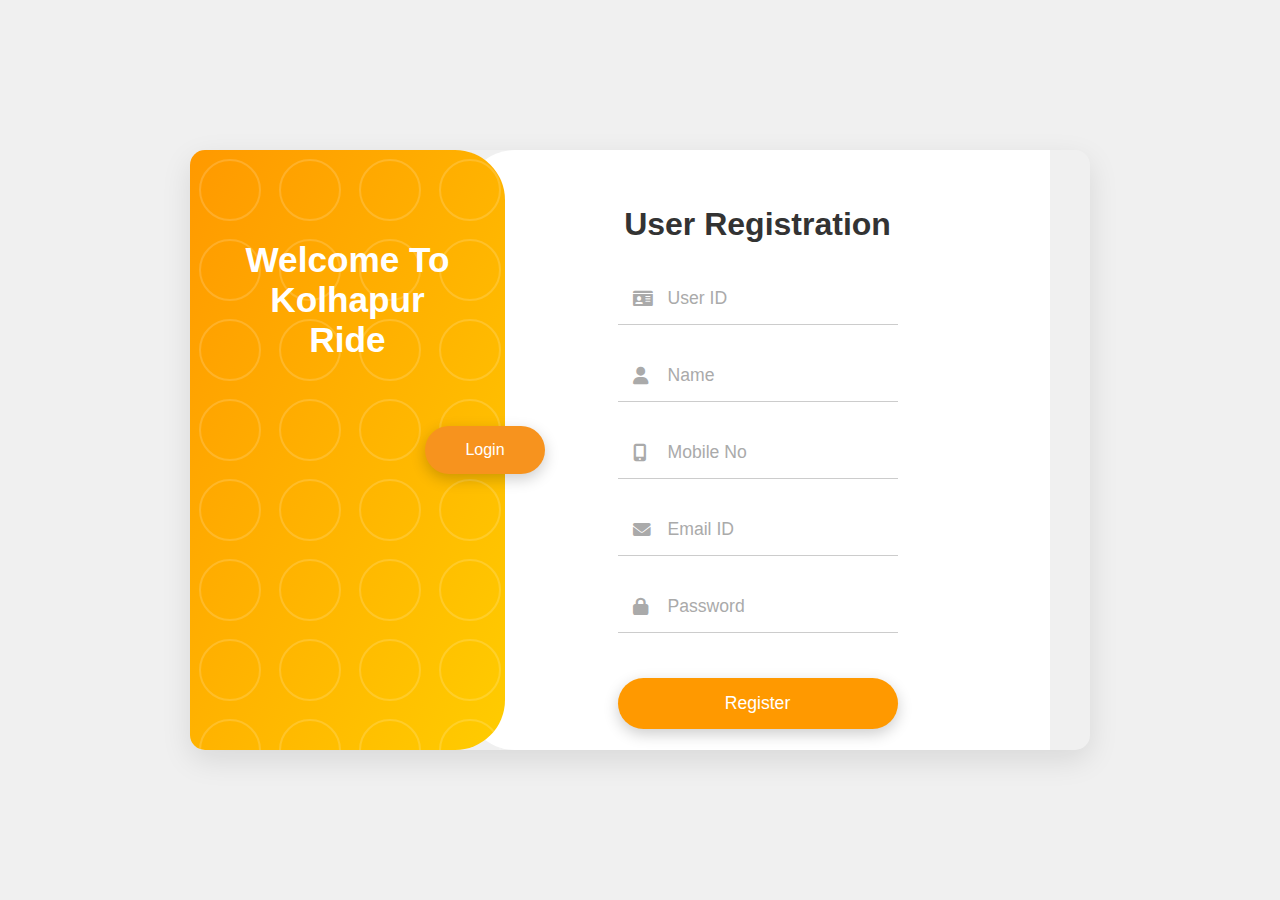
<file: register.html>
<!DOCTYPE html>
<html lang="en">
<head>
    <meta charset="UTF-8">
    <meta name="viewport" content="width=device-width, initial-scale=1.0">
    <title>User Registration</title>
    <link rel="stylesheet" href="https://cdnjs.cloudflare.com/ajax/libs/font-awesome/6.0.0-beta3/css/all.min.css">
    <style>
        body {
            margin: 0;
            font-family: Arial, sans-serif;
            background-color: #f0f0f0;
            display: flex;
            justify-content: center;
            align-items: center;
            min-height: 100vh;
            overflow: hidden;
        }

        .container {
            display: flex;
            width: 900px; /* Adjust as needed */
            height: 600px; /* Adjust as needed */
            box-shadow: 0 10px 30px rgba(0, 0, 0, 0.1);
            border-radius: 15px;
            overflow: hidden;
        }

        .left-panel {
            flex: 0 0 35%; /* Left panel takes 35% of the width */
            background: linear-gradient(to bottom right, #ff9900, #ffcc00);
            position: relative;
            padding: 40px;
            box-sizing: border-box;
            display: flex;
            flex-direction: column;
            justify-content: space-between;
            align-items: flex-end;
            z-index: 2; /* Ensure it overlaps the right panel partially */
            border-top-right-radius: 50px; /* Adjust for the curved edge */
            border-bottom-right-radius: 50px; /* Adjust for the curved edge */
        }

        .left-panel::before {
            content: '';
            position: absolute;
            top: 0;
            left: 0;
            width: 100%;
            height: 100%;
            background-image: url('data:image/svg+xml;utf8,<svg xmlns="http://www.w3.org/2000/svg" width="100%" height="100%"><defs><pattern id="circles" width="80" height="80" patternUnits="userSpaceOnUse"><circle cx="40" cy="40" r="30" fill="none" stroke="rgba(255,255,255,0.2)" stroke-width="2"/></pattern></defs><rect width="100%" height="100%" fill="url(%23circles)"/></svg>');
            background-size: 80px 80px; /* Adjust circle size and spacing */
            opacity: 0.8;
            z-index: -1;
        }

        .menu {
            width: 100%;
            display: flex;
            flex-direction: column;
            align-items: flex-start;
            color: white;
            font-size: 1.1em;
            font-weight: bold;
        }

        .menu h1 { /* Adjusted for the "Welcome To Kolhapur Ride" text */
            color: white;
            font-size: 2em;
            text-align: center;
            width: 100%;
            margin-top: 50px; /* Adjust as needed */
        }

        .left-buttons {
            display: flex;
            flex-direction: column;
            gap: 20px;
            margin-top: auto; /* Pushes buttons to the bottom */
            position: absolute; /* Position relative to the left-panel */
            right: -40px; /* Halfway out of the panel */
            transform: translateY(-50%);
            top: 50%; /* Vertically center */
        }

        .left-button {
            background-color: #f7931e;
            color: white;
            border: none;
            padding: 15px 30px;
            border-radius: 30px;
            font-size: 1em;
            cursor: pointer;
            box-shadow: 0 5px 15px rgba(0, 0, 0, 0.2);
            transition: background-color 0.3s ease;
            width: 120px; /* Fixed width for consistent look */
            text-align: center;
            text-decoration: none; /* For the <a> tag inside button */
            display: block; /* Make <a> tag fill button */
        }

        .left-button a {
            color: white;
            text-decoration: none;
            font-size: 1em;
            display: block; /* Make the anchor tag fill the button */
        }

        .left-button:hover {
            background-color: #e0851c;
        }

        .right-panel {
            flex: 1; /* Right panel takes the remaining width */
            background-color: #ffffff;
            padding: 50px;
            box-sizing: border-box;
            display: flex;
            flex-direction: column;
            align-items: center;
            justify-content: center;
            position: relative;
            left: -40px; /* Overlap with the left panel */
            border-top-left-radius: 50px; /* Adjust for the curved edge */
            border-bottom-left-radius: 50px; /* Adjust for the curved edge */
        }

        .logo {
            margin-bottom: 50px;
            position: relative;
            width: 150px; /* Adjust size of the logo container */
            height: 150px;
            display: flex;
            justify-content: center;
            align-items: center;
        }

        .logo-circle {
            position: absolute;
            border: 2px solid #ff9900;
            border-radius: 50%;
            opacity: 0.7;
        }

        .logo-circle:nth-child(1) {
            width: 100px;
            height: 100px;
            left: 25px;
            top: 0;
        }

        .logo-circle:nth-child(2) {
            width: 100px;
            height: 100px;
            right: 25px;
            top: 0;
        }
        .logo-circle:nth-child(3) {
            width: 100px;
            height: 100px;
            bottom: 0;
            left: 25px;
        }
         .logo-circle:nth-child(4) {
            width: 100px;
            height: 100px;
            bottom: 0;
            right: 25px;
        }

        .form-container { /* This is the specific part for your registration form */
            background-color: #ffffff; /* Should be white, as it's inside the right panel */
            padding: 0; /* Remove existing padding, controlled by right-panel */
            border-radius: 0; /* Remove existing border-radius */
            box-shadow: none; /* Remove existing box-shadow */
            width: 100%;
            max-width: 400px; /* Set a max-width for the form content */
            text-align: center;
            display: flex; /* Use flexbox for inner alignment */
            flex-direction: column;
            align-items: center;
            justify-content: center;
        }

        .form-container h2 {
            margin-bottom: 30px; /* More space below heading */
            color: #333333;
            font-size: 2em; /* Larger heading */
        }

        .input-group { /* Renamed from form-group for consistency with login.html */
            position: relative;
            margin-bottom: 25px; /* Spacing between inputs */
            width: 70%; /* Match width of inputs in login.html */
            max-width: 350px;
        }

        .input-group i { /* Renamed from form-group i */
            position: absolute;
            left: 15px; /* Adjust icon position */
            top: 50%;
            transform: translateY(-50%);
            color: #aaa; /* Lighter icon color */
            font-size: 1.1em;
        }

        .input-group input { /* Renamed from input[type="text"], etc. */
            width: 100%;
            padding: 15px 15px 15px 50px; /* Adjust padding for icon */
            border: none;
            border-bottom: 1px solid #ccc; /* Underline style */
            font-size: 1.1em;
            outline: none; /* Remove outline on focus */
            background-color: transparent; /* Ensure transparent background */
            box-sizing: border-box; /* Include padding in width */
        }

        .input-group input::placeholder {
            color: #aaa; /* Placeholder color */
        }

        .register-button { /* Renamed from button to be specific */
            background-color: #ff9900;
            color: white;
            border: none;
            padding: 15px 50px;
            border-radius: 30px;
            font-size: 1.1em;
            cursor: pointer;
            margin-top: 20px; /* More space above button */
            box-shadow: 0 5px 15px rgba(0, 0, 0, 0.2);
            transition: background-color 0.3s ease;
            width: 70%;
            max-width: 350px;
        }

        .register-button:hover {
            background-color: #e0851c;
        }

        .form-container a { /* For "Already have an account?" link */
            display: inline-block;
            margin-top: 25px; /* Space below button */
            color: #555;
            text-decoration: none;
            font-size: 0.95em;
        }

        .form-container a:hover {
            text-decoration: underline;
        }
    </style>
</head>
<body>
    <div class="container">
        <div class="left-panel">
            <div class="menu">
                <h1> Welcome To Kolhapur Ride</h1>
            </div>
            <div class="left-buttons">
               <button class="left-button"><a href="/Kolhapur/Userlogin/login.html">Login</a></button>
                
            </div>
        </div>
        <div class="right-panel">
            <div class="logo">
              
            </div>

            <div class="form-container">
                <h2>User Registration</h2>
                <form method="post" action="register.php" style="width: 100%; display: flex; flex-direction: column; align-items: center;">
                    <div class="input-group">
                        <i class="fa fa-id-card"></i>
                        <input type="text" name="userid" placeholder="User ID" required />
                    </div>
                    <div class="input-group">
                        <i class="fa fa-user"></i>
                        <input type="text" name="name" placeholder="Name" required />
                    </div>
                    <div class="input-group">
                        <i class="fa fa-mobile-alt"></i>
                        <input type="text" name="mobile" placeholder="Mobile No" required />
                    </div>
                    <div class="input-group">
                        <i class="fa fa-envelope"></i>
                        <input type="email" name="email" placeholder="Email ID" required />
                    </div>
                    <div class="input-group">
                        <i class="fa fa-lock"></i>
                        <input type="password" name="password" placeholder="Password" required />
                    </div>
                    <button type="submit" class="register-button">Register</button>
                </form>
                <a href="/Kolhapur/Userlogin/login.html">Already have an account? Login</a>
            </div>
        </div>
    </div>
</body>
</html>
</file>
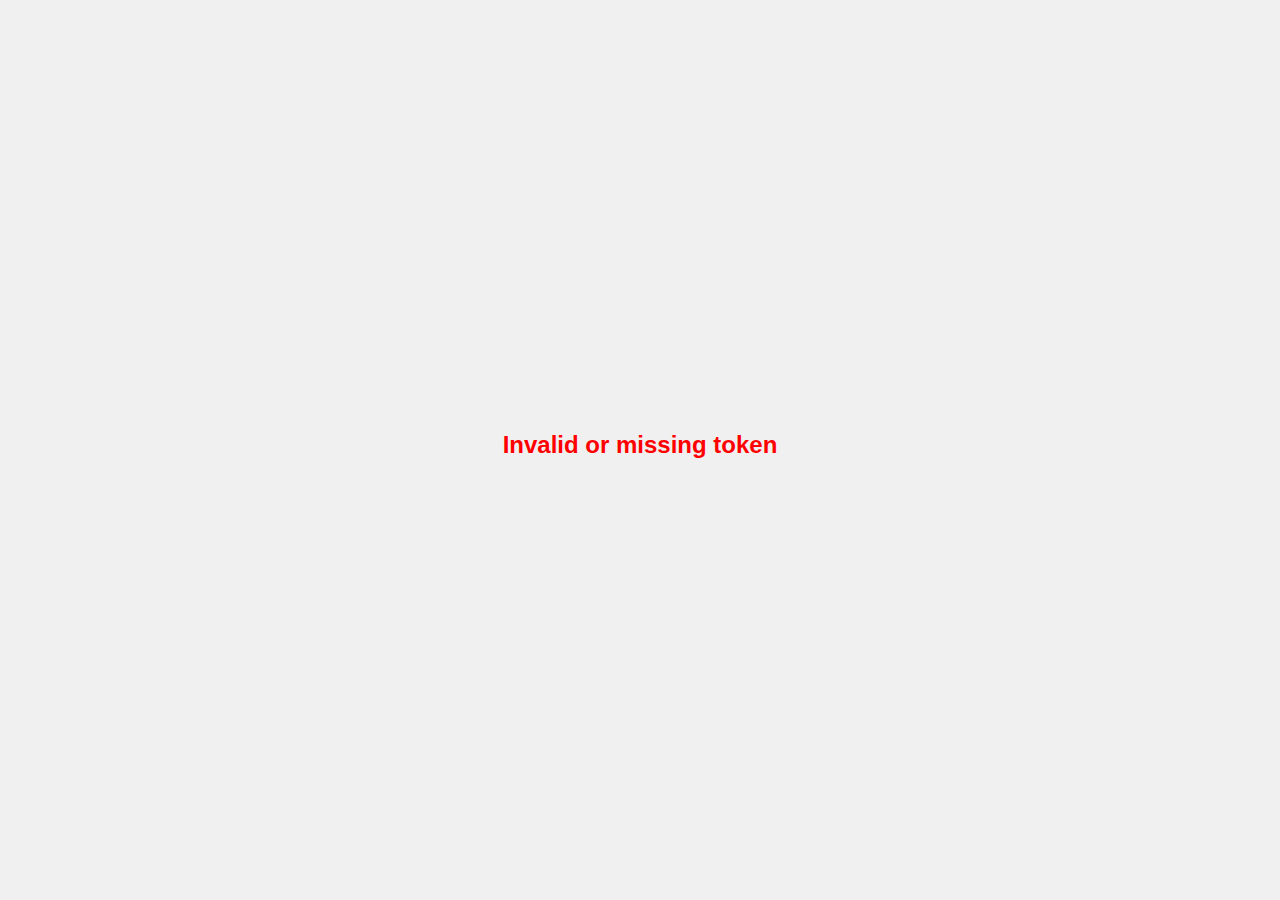
<file: reset_password.html>
<!DOCTYPE html>
<html lang="en">
<head>
  <meta charset="UTF-8">
  <!-- The viewport meta tag is essential for responsive design -->
  <meta name="viewport" content="width=device-width, initial-scale=1.0">
  <title>Reset Password</title>
  <link rel="stylesheet" href="https://cdnjs.cloudflare.com/ajax/libs/font-awesome/6.0.0-beta3/css/all.min.css">
  <style>
    body {
      margin: 0;
      font-family: Arial, sans-serif;
      background-color: #f0f0f0;
      display: flex;
      justify-content: center;
      align-items: center;
      min-height: 100vh;
    }
    .container {
      width: 500px;
      background: white;
      border-radius: 15px;
      padding: 40px;
      box-shadow: 0 10px 25px rgba(0, 0, 0, 0.1);
    }
    h2 {
      color: #ff9900;
      text-align: center;
      margin-bottom: 30px;
    }
    .input-group {
      position: relative;
      margin-bottom: 25px;
    }
    .input-group i {
      position: absolute;
      left: 15px;
      top: 50%;
      transform: translateY(-50%);
      color: #aaa;
    }
    .input-group input {
      width: 87%;
      padding: 15px 15px 15px 45px;
      border: 1px solid #ccc;
      border-radius: 5px;
      outline: none;
      font-size: 1em;
    }
    .submit-button {
      width: 100%;
      padding: 15px;
      background-color: #ff9900;
      color: white;
      border: none;
      font-size: 1.1em;
      border-radius: 5px;
      cursor: pointer;
    }
    .submit-button:hover {
      background-color: #e0851c;
    }
    .message {
      text-align: center;
      margin-top: 15px;
      color: green;
    }

    /* --- Media Queries for Responsiveness --- */
    /* For screens smaller than 768px (tablets and mobile) */
    @media (max-width: 768px) {
      .container {
        width: 90%; /* Make the container take up 90% of the viewport width */
        padding: 30px 20px; /* Adjust padding for smaller screens */
      }
      .input-group input {
        width: 85%; /* Adjust input width for better fit */
        padding: 12px 12px 12px 40px; /* Reduce padding slightly */
      }
      h2 {
        font-size: 1.5em; /* Make the heading a bit smaller */
      }
    }

    /* For screens smaller than 480px (mobile phones) */
    @media (max-width: 480px) {
      .container {
        width: 95%; /* Make the container take up almost full width */
        padding: 25px 15px; /* Further reduce padding */
      }
      .input-group i {
        left: 10px; /* Adjust icon position */
      }
      .input-group input {
        width: 80%; /* Adjust input width for a better mobile experience */
        padding-left: 35px; /* Adjust padding to accommodate the icon */
        font-size: 0.9em; /* Reduce font size on very small screens */
      }
      .submit-button {
        font-size: 1em; /* Adjust button font size */
        padding: 12px;
      }
    }
  </style>
</head>
<body>
  <div class="container">
    <h2>Reset Password</h2>
    <form method="POST" action="reset_password.php">
      <input type="hidden" name="token" id="token">
      <div class="input-group">
        <i class="fas fa-lock"></i>
        <input type="password" name="new_password" placeholder="New Password" required>
      </div>
      <div class="input-group">
        <i class="fas fa-lock"></i>
        <input type="password" name="confirm_password" placeholder="Confirm Password" required>
      </div>
      <button type="submit" class="submit-button">Update Password</button>
    </form>
  </div>

  <script>
    const urlParams = new URLSearchParams(window.location.search);
    const token = urlParams.get('token');
    if (token) {
      document.getElementById('token').value = token;
    } else {
      document.body.innerHTML = "<h2 style='color:red;text-align:center;'>Invalid or missing token</h2>";
    }
  </script>
</body>
</html>
</file>
<file: index/index.css>
*
{
    margin: 0;
    padding: 0;
    box-sizing: border-box;
    font-family: 'Poppins',sans-serif;
}

.container
{
  position: absolute;
  width: 100vw;
  height: 100vh;
  overflow: hidden;
  display: flex;
  justify-content: center;
  align-items: center;
}

.slider
{
    position: absolute;
    inset: 80px 200px 80px 80px;
    background: #ccc;
    border-radius: 20px;
}

.slider .slides
{
    position: absolute;
    top: 50%;
    transform: translateY(-50%);
    width: 240px;
    height: 320px;
    background: var(--img);
    background-size: cover;
    background-position: center;
    background: red;
    border-radius: 20px;
    transition: 0.5s;
    box-shadow: 0 25px 50px rgba(0,0,0,0.5);
    display: flex;
    justify-content: flex-start;
    align-items: flex-end;
}

.slider .slides:nth-child(1),
.slider .slides:nth-child(2)
{
    position: absolute;
    top: 0;
    left: 0;
    width: 100%;
    height: 100%;
    transform: translateY(0);
    box-shadow: 0 25px 50px rgba(0,0,0,0.5);
    background-size: cover;
}

.slider .slides:nth-child(3)
{
    left: calc(50% + 240px);
    background-size: cover;
}

.slider .slides:nth-child(4)
{
    left: calc(50% + 500px);
    background-size: cover;
}

.slider .slides:nth-child(5)
{
    left: calc(50% + 760px);
    background-size: cover;
}

.slider .slides:nth-child(6)
{
    left: calc(50% + 1020px);
    background-size: cover;
    opacity: 0;
}

.buttons
{
    position: absolute;
    bottom: 15px;
    display: flex;
    gap: 20px;
}

.buttons span
{
    position: relative;
    width: 50px;
    height: 50px;
    background: #111;
    cursor: pointer;
    display: flex;
    justify-content: center;
    align-items: center;
    border-radius: 50%;
}

.buttons span::before
{
    content: '';
    position: absolute;
    width: 15px;
    height: 15px;
    border-top: 4px solid #fff;
    border-left: 4px solid #fff;
    transform: rotate(315deg)translate(2px,2px);
}

.buttons span:nth-child(2)::before
{
    transform: rotate(135deg) translate(2px,2px);
}

.buttons span:active
{
    opacity: 0;
}

.content
{
    position: relative;
    padding: 40px;
    max-width: 600px;
    transition: o.25;
    transition-delay: 0s;
    transform: translateY(40px);
    z-index: 10000;
    opacity: 0;
}

.content h2
{
    
    color: #fff;
}

.content p
{
    color: #fff;
}

.slider .slides:nth-child(1) .content,
.slider .slides:nth-child(2) .content
{
    opacity: 1;
    transform: translateY(0px);
    transition-delay: 0.5s;
}

/* now, make it responsive */

@media (max-width: 900px)
{
    .slider {
        position: absolute;
        inset: 40px 40px 200px 40px;
      
    }  
    .slider .slides
    {
      width: 100px;
      height: 100px;
      top: initial;
      bottom: -170px;
      box-shadow: 0 10px 20px rgba(0,0,0,0.25);
    }

    .slider .slides:nth-child(1),
    .slider .slides:nth-child(2)
    {
      top: initial;
      bottom: 0px;
    }
    
    .slider .slides:nth-child(3)
    {
        left: 0;
    
    }
    .slider .slides:nth-child(4)
    {
        left: 120px;
    }
    .slider .slides:nth-child(5)
    {
        left: 240px;
    }
    .slider .slides:nth-child(6)
    {
        left: 360px;
    }
    
}


button {
    padding: 10px;
    margin-right: 100px;
    background-color: black;
    border-radius: 10px;
    margin-top: 10px;
    
}
</file>
